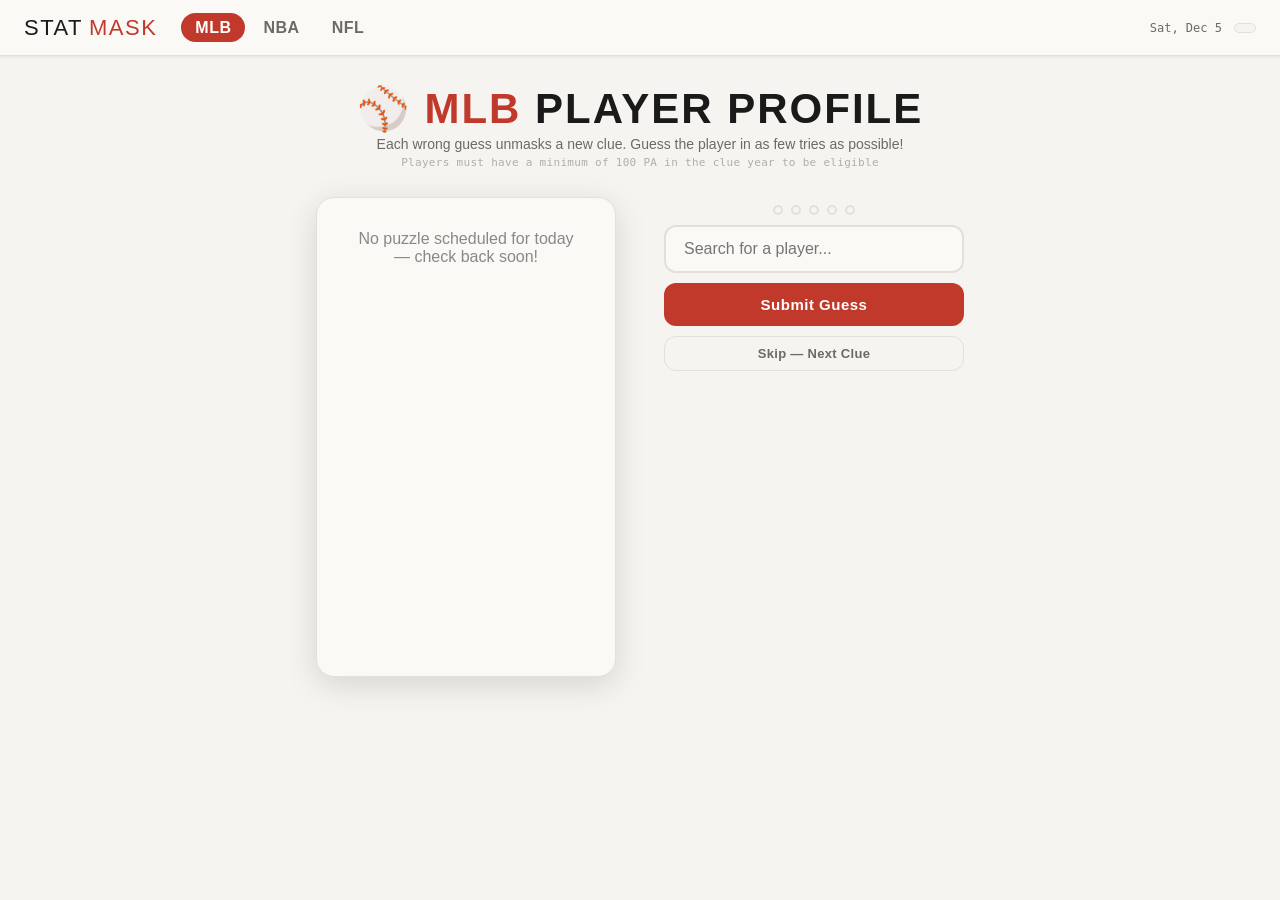
<file: index.html>
<!DOCTYPE html>
<html lang="en">
<head>
  <meta charset="UTF-8" />
  <meta name="viewport" content="width=device-width, initial-scale=1.0" />
  <title>StatMask</title>
  <link rel="icon" type="image/png" href="favicon.png" />
  <style>body{display:none}</style>
  <script>location.replace('mlb.html');</script>
</head>
<body></body>
</html>
</file>
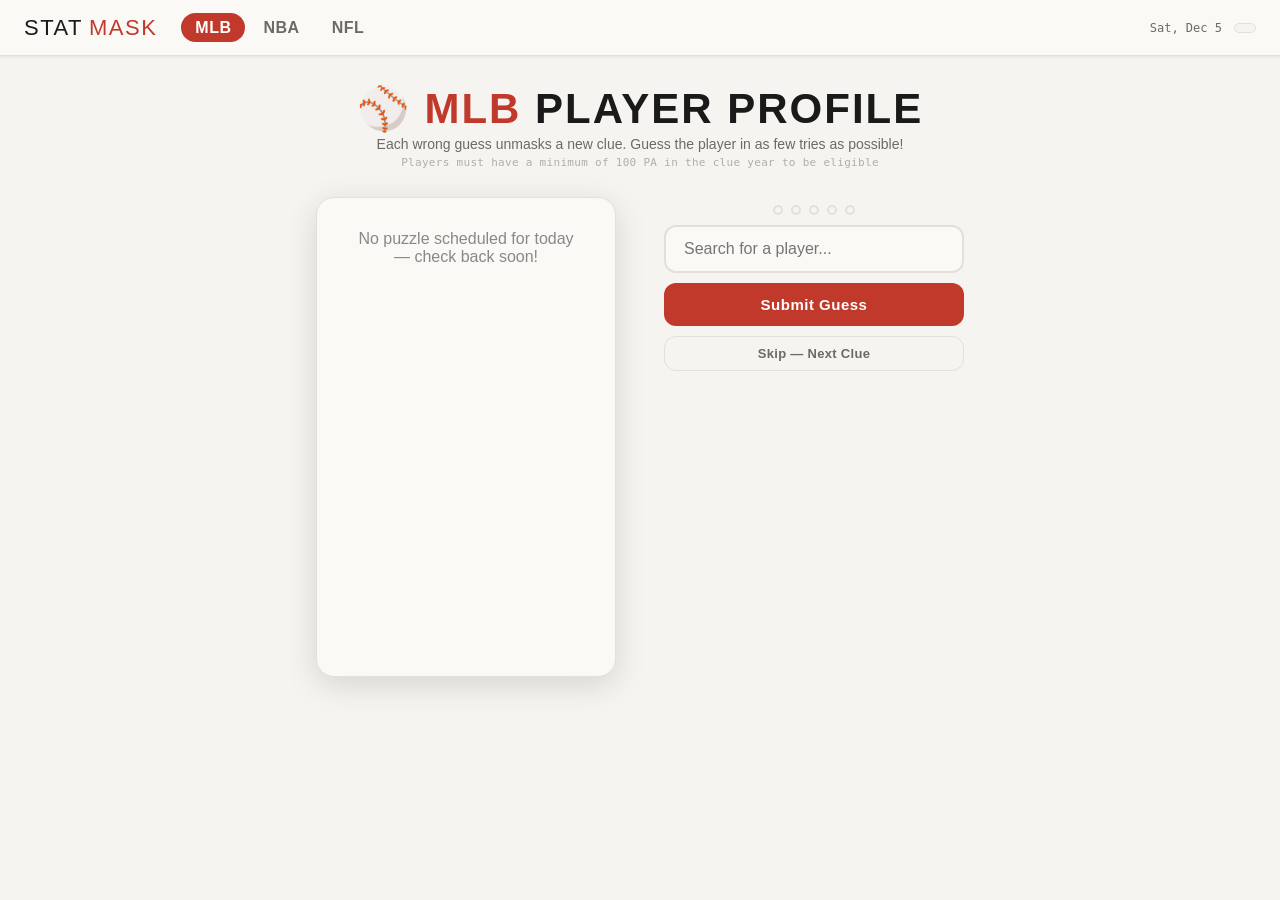
<file: mlb.html>
<!DOCTYPE html>
<html lang="en">
<head>
  <!-- Google tag (gtag.js) -->
<script async src="https://www.googletagmanager.com/gtag/js?id=G-ZLGXC7EEFV"></script>
<script>
  window.dataLayer = window.dataLayer || [];
  function gtag(){dataLayer.push(arguments);}
  gtag('js', new Date());

  gtag('config', 'G-ZLGXC7EEFV');
</script>
  <meta charset="UTF-8" />
  <meta name="viewport" content="width=device-width, initial-scale=1.0" />
  <meta http-equiv="Content-Security-Policy" content="default-src 'self'; script-src 'self' 'unsafe-inline' https://www.googletagmanager.com; style-src 'self' 'unsafe-inline' https://fonts.googleapis.com; font-src https://fonts.gstatic.com; connect-src 'self' https://www.google-analytics.com https://analytics.google.com; img-src 'self' data: https://www.google-analytics.com; frame-ancestors 'none';" />
  <title>StatMask ⚾ MLB</title>
  <link rel="icon" type="image/png" href="favicon.png" />
  <link rel="stylesheet" href="shared.css" />
  <style>
    :root {
      --accent: #c0392b;
      --accent-light: #fdeaea;
      --accent-glow: rgba(192,57,43,0.22);
    }

    /* Baseball */
    .card-header {
      background:
        linear-gradient(to bottom, rgba(10,5,0,0.55) 0%, rgba(10,5,0,0.42) 100%),
        #ede4d0;
      overflow: hidden;
    }

    /* Left stitch arc */
    .card-header::before {
      content: '';
      position: absolute;
      width: 300px; height: 300px;
      border-radius: 50%;
      border: 4px solid rgba(192,57,43,0.9);
      top: 50%; left: -190px;
      transform: translateY(-50%);
      z-index: 2;
    }

    /* Right stitch arc */
    .card-header::after {
      content: '';
      position: absolute;
      width: 300px; height: 300px;
      border-radius: 50%;
      border: 4px solid rgba(192,57,43,0.9);
      top: 50%; right: -190px;
      transform: translateY(-50%);
      z-index: 2;
    }

    .sport-badge {
      position: absolute;
      top: 10px;
      left: 14px;
      font-family: 'Bebas Neue', sans-serif;
      font-size: 11px;
      letter-spacing: 2px;
      color: rgba(255,255,255,0.6);
      z-index: 4;
    }

    .stat-sleuth-badge {
      position: absolute;
      top: 10px;
      right: 14px;
      font-family: 'Bebas Neue', sans-serif;
      font-size: 11px;
      letter-spacing: 2px;
      color: rgba(255,255,255,0.35);
      z-index: 4;
    }
  </style>
</head>
<body>

<nav>
  <a class="nav-logo" href="mlb.html">STAT<span>MASK</span></a>
  <ul class="nav-links">
    <li><a href="mlb.html" class="active">MLB</a></li>
    <li><a href="nba.html">NBA</a></li>
    <li><a href="nfl.html">NFL</a></li>
  </ul>
  <div class="nav-spacer"></div>
  <div class="nav-date" id="nav-date"></div>
  <div class="nav-avg" id="nav-avg"></div>
  <div class="nav-streak" id="nav-streak"></div>
</nav>

<main>

  <div class="page-header">
    <h1>⚾ <span>MLB</span> PLAYER PROFILE</h1>
    <p class="game-subtitle">Each wrong guess unmasks a new clue. Guess the player in as few tries as possible!</p>
    <p class="eligibility-note">Players must have a minimum of 100 PA in the clue year to be eligible</p>
  </div>

  <div class="game-layout">

  <!-- THE CARD -->
  <div class="card-col">
  <div class="card-wrapper">
    <div class="sports-card" id="sports-card">

      <div class="card-header" id="card-header">
        <span class="sport-badge">MLB</span>
        <span class="stat-sleuth-badge">STATMASK</span>
        <div class="mystery-name" id="mystery-name"></div>
        <div class="player-reveal-group">
          <div class="player-name-reveal" id="player-name-reveal"></div>
          <div class="player-accolades-reveal" id="player-accolades-reveal"></div>
        </div>
      </div>

      <!-- Clue Row 1 -->
      <div class="clue-row" id="clue-0">
        <div class="clue-row-inner">
          <div class="clue-num-col">
            <div class="clue-tag">CLUE</div>
            <div class="clue-num-circle">1</div>
          </div>
          <div class="clue-value" id="clue-val-0"></div>
        </div>
      </div>

      <!-- Clue Row 2 -->
      <div class="clue-row" id="clue-1">
        <div class="clue-row-inner">
          <div class="clue-num-col">
            <div class="clue-tag">CLUE</div>
            <div class="clue-num-circle">2</div>
          </div>
          <div class="clue-value" id="clue-val-1"></div>
        </div>
      </div>

      <!-- Clue Row 3 -->
      <div class="clue-row" id="clue-2">
        <div class="clue-row-inner">
          <div class="clue-num-col">
            <div class="clue-tag">CLUE</div>
            <div class="clue-num-circle">3</div>
          </div>
          <div class="clue-value" id="clue-val-2"></div>
        </div>
      </div>

      <!-- Clue Row 4 -->
      <div class="clue-row" id="clue-3">
        <div class="clue-row-inner">
          <div class="clue-num-col">
            <div class="clue-tag">CLUE</div>
            <div class="clue-num-circle">4</div>
          </div>
          <div class="clue-value" id="clue-val-3"></div>
        </div>
      </div>

      <!-- Clue Row 5 -->
      <div class="clue-row" id="clue-4">
        <div class="clue-row-inner">
          <div class="clue-num-col">
            <div class="clue-tag">CLUE</div>
            <div class="clue-num-circle">5</div>
          </div>
          <div class="clue-value" id="clue-val-4"></div>
        </div>
      </div>

    </div>
  </div>
  </div><!-- /.card-col -->

  <div class="controls-col">

  <!-- GUESS AREA -->
  <div class="guess-area" id="guess-area">
    <div class="guess-count">
      <div class="guess-pip" id="pip-0"></div>
      <div class="guess-pip" id="pip-1"></div>
      <div class="guess-pip" id="pip-2"></div>
      <div class="guess-pip" id="pip-3"></div>
      <div class="guess-pip" id="pip-4"></div>
    </div>
    <div class="search-container">
      <input
        type="text"
        class="search-input"
        id="search-input"
        placeholder="Search for a player..."
        autocomplete="off"
        spellcheck="false"
      />
      <div class="autocomplete-dropdown" id="autocomplete-dropdown"></div>
    </div>
    <button class="guess-btn" id="guess-btn">Submit Guess</button>
    <button class="skip-btn" id="skip-btn">Skip — Next Clue</button>
  </div>

  <!-- WRONG GUESSES -->
  <div class="wrong-guesses" id="wrong-guesses" style="display:none;">
    <div class="wrong-guesses-title">Previous Guesses</div>
    <div id="wrong-guesses-list"></div>
  </div>

  <!-- LOCKED BANNER -->
  <div class="locked-banner" id="locked-banner">
    🔒 Come back tomorrow for a new player!
  </div>

  <!-- END STATE -->
  <div class="end-state" id="end-state" tabindex="-1">
    <div class="end-state-score" id="end-score"></div>
    <div class="end-state-sub" id="end-sub"></div>
    <div class="streak-display" id="streak-display" style="display:none;"></div>
    <div class="emoji-grid" id="emoji-grid"></div>
    <button class="share-btn" id="share-btn">Share Result</button>
    <div class="come-back">New player to unmask at midnight</div>
  </div>

  </div><!-- /.controls-col -->

  </div><!-- /.game-layout -->

</main>

<script src="mlb_players.js?v=2"></script>
<script src="nba_players.js?v=2"></script>
<script src="nfl_players.js?v=2"></script>
<script src="game.js?v=2"></script>
<script>
  document.getElementById('nav-date').textContent =
    new Date().toLocaleDateString('en-US', { weekday: 'short', month: 'short', day: 'numeric' });

  const _d = new Date();
  const today = `${_d.getFullYear()}-${String(_d.getMonth()+1).padStart(2,'0')}-${String(_d.getDate()).padStart(2,'0')}`;

  fetch('schedule.json?v=' + today)
    .then(r => r.json())
    .then(schedule => {
      const day = schedule[today];
      if (!day || !day.mlb || !day.mlb.answer) {
        document.getElementById('sports-card').innerHTML =
          '<p style="padding:32px;text-align:center;font-family:DM Sans,sans-serif;color:#888">No puzzle scheduled for today — check back soon!</p>';
        return;
      }
      const cfg = Object.assign({}, day.mlb, { players: MLB_PLAYERS });
      cfg.clues.forEach((clue, i) => {
        const el = document.getElementById(`clue-val-${i}`);
        if (el) el.textContent = clue;
      });
      initGame('mlb', cfg);
    });
</script>
</body>
</html>
</file>
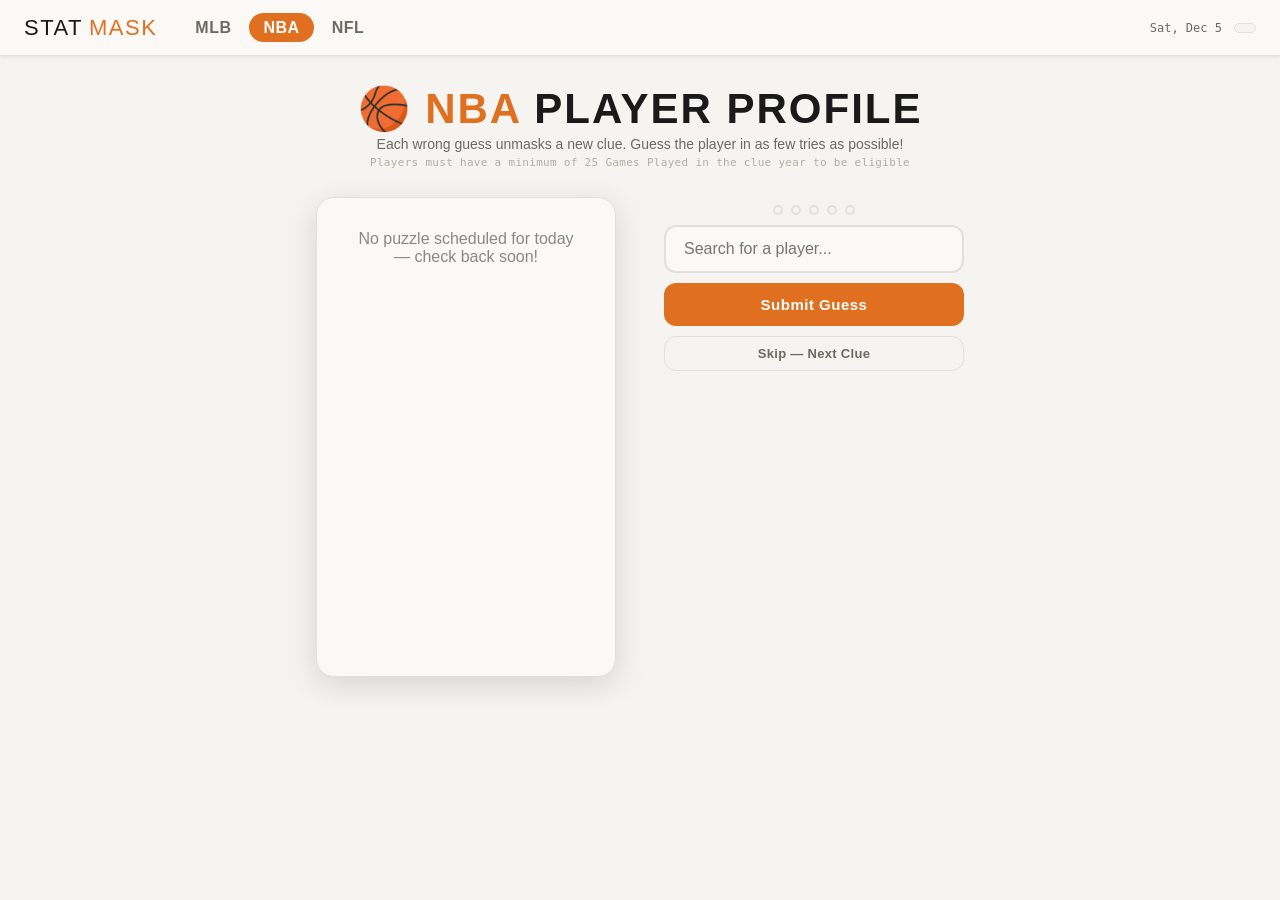
<file: nba.html>
<!DOCTYPE html>
<html lang="en">
<head>
  <!-- Google tag (gtag.js) -->
<script async src="https://www.googletagmanager.com/gtag/js?id=G-ZLGXC7EEFV"></script>
<script>
  window.dataLayer = window.dataLayer || [];
  function gtag(){dataLayer.push(arguments);}
  gtag('js', new Date());

  gtag('config', 'G-ZLGXC7EEFV');
</script>
  <meta charset="UTF-8" />
  <meta name="viewport" content="width=device-width, initial-scale=1.0" />
  <meta http-equiv="Content-Security-Policy" content="default-src 'self'; script-src 'self' 'unsafe-inline' https://www.googletagmanager.com; style-src 'self' 'unsafe-inline' https://fonts.googleapis.com; font-src https://fonts.gstatic.com; connect-src 'self' https://www.google-analytics.com https://analytics.google.com; img-src 'self' data: https://www.google-analytics.com; frame-ancestors 'none';" />
  <title>StatMask 🏀 NBA</title>
  <link rel="icon" type="image/png" href="favicon.png" />
  <link rel="stylesheet" href="shared.css" />
  <style>
    :root {
      --accent: #e07020;
      --accent-light: #fef0e6;
      --accent-glow: rgba(224,112,32,0.22);
    }

    /* Basketball Court */
    .card-header {
      background: linear-gradient(160deg, #c8902a 0%, #a57020 100%);
      overflow: hidden;
    }

    /* Wood grain */
    .card-header::before {
      content: '';
      position: absolute;
      inset: 0;
      z-index: 1;
      background: repeating-linear-gradient(
        to bottom,
        transparent 0px, transparent 9px,
        rgba(0,0,0,0.07) 9px, rgba(0,0,0,0.07) 10px
      );
    }

    /* Center circle + midcourt line */
    .card-header::after {
      content: '';
      position: absolute;
      inset: 0;
      z-index: 2;
      background:
        linear-gradient(to right,
          transparent calc(50% - 1px),
          rgba(255,255,255,0.55) calc(50% - 1px),
          rgba(255,255,255,0.55) calc(50% + 1px),
          transparent calc(50% + 1px)
        ),
        radial-gradient(circle at 50% 50%,
          transparent 34px,
          rgba(255,255,255,0.55) 35px,
          rgba(255,255,255,0.55) 38px,
          transparent 39px
        );
    }

    .sport-badge {
      position: absolute;
      top: 10px;
      left: 14px;
      font-family: 'Bebas Neue', sans-serif;
      font-size: 11px;
      letter-spacing: 2px;
      color: rgba(255,255,255,0.6);
      z-index: 4;
    }

    .stat-sleuth-badge {
      position: absolute;
      top: 10px;
      right: 14px;
      font-family: 'Bebas Neue', sans-serif;
      font-size: 11px;
      letter-spacing: 2px;
      color: rgba(255,255,255,0.35);
      z-index: 4;
    }
  </style>
</head>
<body>

<nav>
  <a class="nav-logo" href="mlb.html">STAT<span>MASK</span></a>
  <ul class="nav-links">
    <li><a href="mlb.html">MLB</a></li>
    <li><a href="nba.html" class="active">NBA</a></li>
    <li><a href="nfl.html">NFL</a></li>
  </ul>
  <div class="nav-spacer"></div>
  <div class="nav-date" id="nav-date"></div>
  <div class="nav-avg" id="nav-avg"></div>
  <div class="nav-streak" id="nav-streak"></div>
</nav>

<main>

  <div class="page-header">
    <h1>🏀 <span>NBA</span> PLAYER PROFILE</h1>
    <p class="game-subtitle">Each wrong guess unmasks a new clue. Guess the player in as few tries as possible!</p>
    <p class="eligibility-note">Players must have a minimum of 25 Games Played in the clue year to be eligible</p>
  </div>

  <div class="game-layout">

  <!-- THE CARD -->
  <div class="card-col">
  <div class="card-wrapper">
    <div class="sports-card" id="sports-card">

      <div class="card-header" id="card-header">
        <span class="sport-badge">NBA</span>
        <span class="stat-sleuth-badge">STATMASK</span>
        <div class="mystery-name" id="mystery-name"></div>
        <div class="player-reveal-group">
          <div class="player-name-reveal" id="player-name-reveal"></div>
          <div class="player-accolades-reveal" id="player-accolades-reveal"></div>
        </div>
      </div>

      <div class="clue-row" id="clue-0">
        <div class="clue-row-inner">
          <div class="clue-num-col">
            <div class="clue-tag">CLUE</div>
            <div class="clue-num-circle">1</div>
          </div>
          <div class="clue-value" id="clue-val-0"></div>
        </div>
      </div>

      <div class="clue-row" id="clue-1">
        <div class="clue-row-inner">
          <div class="clue-num-col">
            <div class="clue-tag">CLUE</div>
            <div class="clue-num-circle">2</div>
          </div>
          <div class="clue-value" id="clue-val-1"></div>
        </div>
      </div>

      <div class="clue-row" id="clue-2">
        <div class="clue-row-inner">
          <div class="clue-num-col">
            <div class="clue-tag">CLUE</div>
            <div class="clue-num-circle">3</div>
          </div>
          <div class="clue-value" id="clue-val-2"></div>
        </div>
      </div>

      <div class="clue-row" id="clue-3">
        <div class="clue-row-inner">
          <div class="clue-num-col">
            <div class="clue-tag">CLUE</div>
            <div class="clue-num-circle">4</div>
          </div>
          <div class="clue-value" id="clue-val-3"></div>
        </div>
      </div>

      <div class="clue-row" id="clue-4">
        <div class="clue-row-inner">
          <div class="clue-num-col">
            <div class="clue-tag">CLUE</div>
            <div class="clue-num-circle">5</div>
          </div>
          <div class="clue-value" id="clue-val-4"></div>
        </div>
      </div>

    </div>
  </div>
  </div><!-- /.card-col -->

  <div class="controls-col">

  <div class="guess-area" id="guess-area">
    <div class="guess-count">
      <div class="guess-pip" id="pip-0"></div>
      <div class="guess-pip" id="pip-1"></div>
      <div class="guess-pip" id="pip-2"></div>
      <div class="guess-pip" id="pip-3"></div>
      <div class="guess-pip" id="pip-4"></div>
    </div>
    <div class="search-container">
      <input type="text" class="search-input" id="search-input"
        placeholder="Search for a player..." autocomplete="off" spellcheck="false" />
      <div class="autocomplete-dropdown" id="autocomplete-dropdown"></div>
    </div>
    <button class="guess-btn" id="guess-btn">Submit Guess</button>
    <button class="skip-btn" id="skip-btn">Skip — Next Clue</button>
  </div>

  <div class="wrong-guesses" id="wrong-guesses" style="display:none;">
    <div class="wrong-guesses-title">Previous Guesses</div>
    <div id="wrong-guesses-list"></div>
  </div>

  <div class="locked-banner" id="locked-banner">
    🔒 Come back tomorrow for a new player!
  </div>

  <div class="end-state" id="end-state" tabindex="-1">
    <div class="end-state-score" id="end-score"></div>
    <div class="end-state-sub" id="end-sub"></div>
    <div class="streak-display" id="streak-display" style="display:none;"></div>
    <div class="emoji-grid" id="emoji-grid"></div>
    <button class="share-btn" id="share-btn">Share Result</button>
    <div class="come-back">New player to unmask at midnight</div>
  </div>

  </div><!-- /.controls-col -->

  </div><!-- /.game-layout -->

</main>

<script src="mlb_players.js?v=2"></script>
<script src="nba_players.js?v=2"></script>
<script src="nfl_players.js?v=2"></script>
<script src="game.js?v=2"></script>
<script>
  document.getElementById('nav-date').textContent =
    new Date().toLocaleDateString('en-US', { weekday: 'short', month: 'short', day: 'numeric' });

  const _d = new Date();
  const today = `${_d.getFullYear()}-${String(_d.getMonth()+1).padStart(2,'0')}-${String(_d.getDate()).padStart(2,'0')}`;

  fetch('schedule.json?v=' + today)
    .then(r => r.json())
    .then(schedule => {
      const day = schedule[today];
      if (!day || !day.nba || !day.nba.answer) {
        document.getElementById('sports-card').innerHTML =
          '<p style="padding:32px;text-align:center;font-family:DM Sans,sans-serif;color:#888">No puzzle scheduled for today — check back soon!</p>';
        return;
      }
      const cfg = Object.assign({}, day.nba, { players: NBA_PLAYERS });
      cfg.clues.forEach((clue, i) => {
        const el = document.getElementById(`clue-val-${i}`);
        if (el) el.textContent = clue;
      });
      initGame('nba', cfg);
    });
</script>
</body>
</html>
</file>
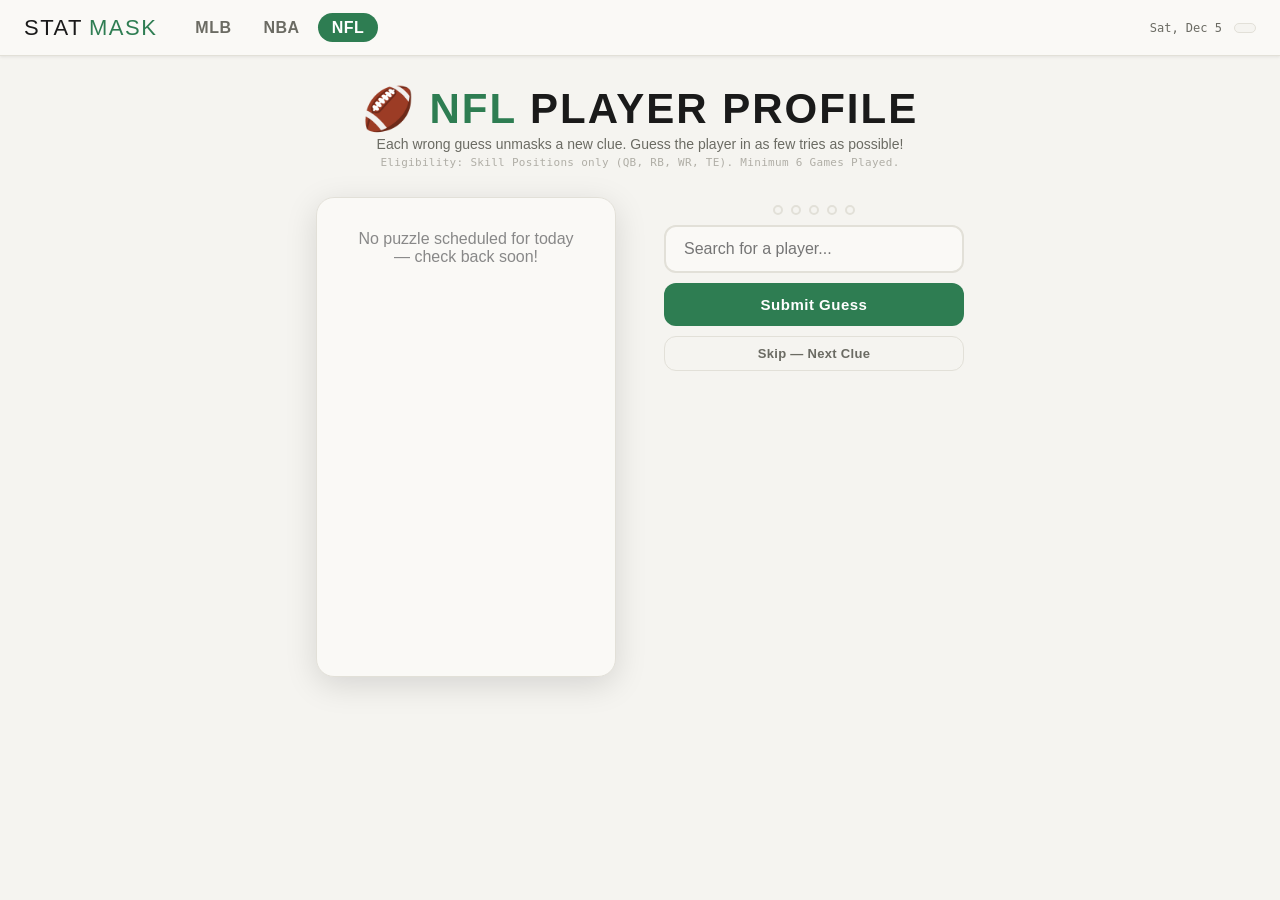
<file: nfl.html>
<!DOCTYPE html>
<html lang="en">
<head>
  <!-- Google tag (gtag.js) -->
<script async src="https://www.googletagmanager.com/gtag/js?id=G-ZLGXC7EEFV"></script>
<script>
  window.dataLayer = window.dataLayer || [];
  function gtag(){dataLayer.push(arguments);}
  gtag('js', new Date());

  gtag('config', 'G-ZLGXC7EEFV');
</script>
  <meta charset="UTF-8" />
  <meta name="viewport" content="width=device-width, initial-scale=1.0" />
  <meta http-equiv="Content-Security-Policy" content="default-src 'self'; script-src 'self' 'unsafe-inline' https://www.googletagmanager.com; style-src 'self' 'unsafe-inline' https://fonts.googleapis.com; font-src https://fonts.gstatic.com; connect-src 'self' https://www.google-analytics.com https://analytics.google.com; img-src 'self' data: https://www.google-analytics.com; frame-ancestors 'none';" />
  <title>StatMask 🏈 NFL</title>
  <link rel="icon" type="image/png" href="favicon.png" />
  <link rel="stylesheet" href="shared.css" />
  <style>
    :root {
      --accent: #2e7d52;
      --accent-light: #e6f4ed;
      --accent-glow: rgba(46,125,82,0.22);
    }

    /* Football Field */
    .card-header {
      background: repeating-linear-gradient(
        to right,
        #2d8030 0px, #2d8030 29px,
        rgba(255,255,255,0.82) 29px, rgba(255,255,255,0.82) 31px,
        #35913a 31px, #35913a 60px,
        rgba(255,255,255,0.82) 60px, rgba(255,255,255,0.82) 62px
      );
      overflow: hidden;
    }

    /* Top/bottom vignette for depth + text readability */
    .card-header::before {
      content: '';
      position: absolute;
      inset: 0;
      z-index: 1;
      background: linear-gradient(
        to bottom,
        rgba(0,0,0,0.32) 0%,
        rgba(0,0,0,0.06) 40%,
        rgba(0,0,0,0.06) 60%,
        rgba(0,0,0,0.32) 100%
      );
    }

    .card-header::after { content: none; }

    .sport-badge {
      position: absolute;
      top: 10px;
      left: 14px;
      font-family: 'Bebas Neue', sans-serif;
      font-size: 11px;
      letter-spacing: 2px;
      color: rgba(255,255,255,0.6);
      z-index: 4;
    }

    .stat-sleuth-badge {
      position: absolute;
      top: 10px;
      right: 14px;
      font-family: 'Bebas Neue', sans-serif;
      font-size: 11px;
      letter-spacing: 2px;
      color: rgba(255,255,255,0.35);
      z-index: 4;
    }
  </style>
</head>
<body>

<nav>
  <a class="nav-logo" href="mlb.html">STAT<span>MASK</span></a>
  <ul class="nav-links">
    <li><a href="mlb.html">MLB</a></li>
    <li><a href="nba.html">NBA</a></li>
    <li><a href="nfl.html" class="active">NFL</a></li>
  </ul>
  <div class="nav-spacer"></div>
  <div class="nav-date" id="nav-date"></div>
  <div class="nav-avg" id="nav-avg"></div>
  <div class="nav-streak" id="nav-streak"></div>
</nav>

<main>

  <div class="page-header">
    <h1>🏈 <span>NFL</span> PLAYER PROFILE</h1>
    <p class="game-subtitle">Each wrong guess unmasks a new clue. Guess the player in as few tries as possible!</p>
    <p class="eligibility-note">Eligibility: Skill Positions only (QB, RB, WR, TE). Minimum 6 Games Played.</p>
  </div>

  <div class="game-layout">

  <!-- THE CARD -->
  <div class="card-col">
  <div class="card-wrapper">
    <div class="sports-card" id="sports-card">

      <div class="card-header" id="card-header">
        <span class="sport-badge">NFL</span>
        <span class="stat-sleuth-badge">STATMASK</span>
        <div class="mystery-name" id="mystery-name"></div>
        <div class="player-reveal-group">
          <div class="player-name-reveal" id="player-name-reveal"></div>
          <div class="player-accolades-reveal" id="player-accolades-reveal"></div>
        </div>
      </div>

      <div class="clue-row" id="clue-0">
        <div class="clue-row-inner">
          <div class="clue-num-col">
            <div class="clue-tag">CLUE</div>
            <div class="clue-num-circle">1</div>
          </div>
          <div class="clue-value" id="clue-val-0"></div>
        </div>
      </div>

      <div class="clue-row" id="clue-1">
        <div class="clue-row-inner">
          <div class="clue-num-col">
            <div class="clue-tag">CLUE</div>
            <div class="clue-num-circle">2</div>
          </div>
          <div class="clue-value" id="clue-val-1"></div>
        </div>
      </div>

      <div class="clue-row" id="clue-2">
        <div class="clue-row-inner">
          <div class="clue-num-col">
            <div class="clue-tag">CLUE</div>
            <div class="clue-num-circle">3</div>
          </div>
          <div class="clue-value" id="clue-val-2"></div>
        </div>
      </div>

      <div class="clue-row" id="clue-3">
        <div class="clue-row-inner">
          <div class="clue-num-col">
            <div class="clue-tag">CLUE</div>
            <div class="clue-num-circle">4</div>
          </div>
          <div class="clue-value" id="clue-val-3"></div>
        </div>
      </div>

      <div class="clue-row" id="clue-4">
        <div class="clue-row-inner">
          <div class="clue-num-col">
            <div class="clue-tag">CLUE</div>
            <div class="clue-num-circle">5</div>
          </div>
          <div class="clue-value" id="clue-val-4"></div>
        </div>
      </div>

    </div>
  </div>
  </div><!-- /.card-col -->

  <div class="controls-col">

  <div class="guess-area" id="guess-area">
    <div class="guess-count">
      <div class="guess-pip" id="pip-0"></div>
      <div class="guess-pip" id="pip-1"></div>
      <div class="guess-pip" id="pip-2"></div>
      <div class="guess-pip" id="pip-3"></div>
      <div class="guess-pip" id="pip-4"></div>
    </div>
    <div class="search-container">
      <input type="text" class="search-input" id="search-input"
        placeholder="Search for a player..." autocomplete="off" spellcheck="false" />
      <div class="autocomplete-dropdown" id="autocomplete-dropdown"></div>
    </div>
    <button class="guess-btn" id="guess-btn">Submit Guess</button>
    <button class="skip-btn" id="skip-btn">Skip — Next Clue</button>
  </div>

  <div class="wrong-guesses" id="wrong-guesses" style="display:none;">
    <div class="wrong-guesses-title">Previous Guesses</div>
    <div id="wrong-guesses-list"></div>
  </div>

  <div class="locked-banner" id="locked-banner">
    🔒 Come back tomorrow for a new player!
  </div>

  <div class="end-state" id="end-state" tabindex="-1">
    <div class="end-state-score" id="end-score"></div>
    <div class="end-state-sub" id="end-sub"></div>
    <div class="streak-display" id="streak-display" style="display:none;"></div>
    <div class="emoji-grid" id="emoji-grid"></div>
    <button class="share-btn" id="share-btn">Share Result</button>
    <div class="come-back">New player to unmask at midnight</div>
  </div>

  </div><!-- /.controls-col -->

  </div><!-- /.game-layout -->

</main>

<script src="mlb_players.js?v=2"></script>
<script src="nba_players.js?v=2"></script>
<script src="nfl_players.js?v=2"></script>
<script src="game.js?v=2"></script>
<script>
  document.getElementById('nav-date').textContent =
    new Date().toLocaleDateString('en-US', { weekday: 'short', month: 'short', day: 'numeric' });

  const _d = new Date();
  const today = `${_d.getFullYear()}-${String(_d.getMonth()+1).padStart(2,'0')}-${String(_d.getDate()).padStart(2,'0')}`;

  fetch('schedule.json?v=' + today)
    .then(r => r.json())
    .then(schedule => {
      const day = schedule[today];
      if (!day || !day.nfl || !day.nfl.answer) {
        document.getElementById('sports-card').innerHTML =
          '<p style="padding:32px;text-align:center;font-family:DM Sans,sans-serif;color:#888">No puzzle scheduled for today — check back soon!</p>';
        return;
      }
      const cfg = Object.assign({}, day.nfl, { players: NFL_PLAYERS });
      cfg.clues.forEach((clue, i) => {
        const el = document.getElementById(`clue-val-${i}`);
        if (el) el.textContent = clue;
      });
      initGame('nfl', cfg);
    });
</script>
</body>
</html>
</file>
<file: shared.css>
@import url('https://fonts.googleapis.com/css2?family=Bebas+Neue&family=DM+Sans:wght@400;500;600;700&family=DM+Mono:wght@400;500&display=swap');

/* ============================================================
   STATMASK — SHARED STYLES
   ============================================================ */

*, *::before, *::after {
  box-sizing: border-box;
  margin: 0;
  padding: 0;
}

:root {
  --bg: #f5f4f0;
  --surface: #faf9f6;
  --border: #e2e0d8;
  --text: #1a1a1a;
  --text-muted: #6b6b63;
  --text-light: #b0aea6;
  --green: #4caf7d;
  --green-light: #e8f5ee;
  --red: #e05252;
  --red-light: #fdeaea;
  --shadow-sm: 0 1px 3px rgba(0,0,0,0.08);
  --shadow-md: 0 4px 16px rgba(0,0,0,0.10);
  --shadow-lg: 0 8px 32px rgba(0,0,0,0.13);
  --radius: 14px;
  --card-width: 300px;
  --card-height: 480px;
}

/* ── FOCUS ── */
:focus-visible {
  outline: 2px solid var(--accent, #888);
  outline-offset: 2px;
}

body {
  font-family: 'DM Sans', sans-serif;
  background: var(--bg);
  color: var(--text);
  min-height: 100vh;
  display: flex;
  flex-direction: column;
  overflow-x: hidden;
}

/* ── NAV ── */
nav {
  background: var(--surface);
  border-bottom: 1px solid var(--border);
  padding: 0 24px;
  display: flex;
  align-items: center;
  gap: 8px;
  height: 56px;
  position: sticky;
  top: 0;
  z-index: 100;
  box-shadow: var(--shadow-sm);
}

.nav-logo {
  font-family: 'Bebas Neue', sans-serif;
  font-size: 22px;
  letter-spacing: 1.5px;
  color: var(--text);
  text-decoration: none;
  margin-right: 16px;
  display: flex;
  align-items: center;
  gap: 6px;
}

.nav-logo span { color: var(--accent); }

.nav-links {
  display: flex;
  gap: 4px;
  list-style: none;
}

.nav-links a {
  text-decoration: none;
  font-size: 16px;
  font-weight: 600;
  color: var(--text-muted);
  padding: 6px 14px;
  border-radius: 20px;
  transition: all 0.15s;
  letter-spacing: 0.5px;
}

.nav-links a:hover { background: var(--bg); color: var(--text); }
.nav-links a.active { background: var(--accent); color: white; }

.nav-spacer { flex: 1; }

.nav-date {
  font-size: 12px;
  color: var(--text-muted);
  font-family: 'DM Mono', monospace;
}

.nav-avg {
  display: flex;
  flex-direction: column;
  align-items: center;
  background: var(--bg);
  border: 1px solid var(--border);
  border-radius: 10px;
  padding: 4px 10px;
  margin-left: 4px;
  line-height: 1;
  gap: 2px;
  white-space: nowrap;
}

.nav-avg-label {
  font-size: 9px;
  font-weight: 700;
  letter-spacing: 1px;
  color: var(--text-muted);
  font-family: 'DM Mono', monospace;
  text-transform: uppercase;
}

.nav-avg-value {
  font-size: 14px;
  font-weight: 700;
  color: var(--text);
  font-family: 'DM Mono', monospace;
}

.nav-streak {
  display: flex;
  flex-direction: column;
  align-items: center;
  background: var(--bg);
  border: 1px solid var(--border);
  border-radius: 10px;
  padding: 4px 10px;
  margin-left: 4px;
  line-height: 1;
  gap: 2px;
  white-space: nowrap;
}
.nav-streak:empty { display: none; }

.nav-streak-label {
  font-size: 9px;
  font-weight: 700;
  letter-spacing: 1px;
  color: var(--text-muted);
  font-family: 'DM Mono', monospace;
  text-transform: uppercase;
}

.nav-streak-value {
  font-size: 14px;
  font-weight: 700;
  color: var(--text);
  font-family: 'DM Mono', monospace;
}

/* ── MAIN LAYOUT ── */
main {
  flex: 1;
  display: flex;
  flex-direction: column;
  align-items: center;
  padding: 32px 16px 48px;
  gap: 28px;
}

/* ── PAGE HEADER ── */
.page-header {
  text-align: center;
}

.page-header h1 {
  font-family: 'Bebas Neue', sans-serif;
  font-size: 42px;
  letter-spacing: 2px;
  color: var(--text);
  line-height: 1;
}

.page-header h1 span { color: var(--accent); }

.game-subtitle {
  margin-top: 6px;
  font-size: 14px;
  color: var(--text-muted);
  font-weight: 500;
}

.eligibility-note {
  margin-top: 4px;
  font-size: 11px;
  color: var(--text-light);
  font-family: 'DM Mono', monospace;
  letter-spacing: 0.3px;
}

/* ── SPORTS CARD ── */
.card-wrapper {
  width: var(--card-width);
  min-height: var(--card-height);
}

.sports-card {
  width: var(--card-width);
  min-height: var(--card-height);
  border-radius: 18px;
  overflow: hidden;
  box-shadow: var(--shadow-lg);
  background: var(--surface);
  display: flex;
  flex-direction: column;
  border: 1.5px solid var(--border);
  position: relative;
  transition: box-shadow 0.4s, transform 0.3s ease;
  transform: perspective(1000px) rotateY(0deg) rotateX(0deg);
}

.card-wrapper:hover .sports-card:not(.win):not(.lose) {
  transform: perspective(1000px) rotateY(1.5deg) rotateX(0.8deg);
}

.sports-card.win {
  box-shadow: 0 0 0 3px var(--green), 0 8px 40px rgba(76,175,125,0.3);
  animation: winGlow 0.6s ease;
}

.sports-card.lose {
  box-shadow: 0 0 0 3px var(--red), 0 8px 40px rgba(224,82,82,0.2);
  border-color: var(--red);
}

@keyframes winGlow {
  0%   { box-shadow: 0 0 0 0px var(--green), 0 8px 32px rgba(76,175,125,0); transform: scale(1); }
  25%  { box-shadow: 0 0 0 10px var(--green), 0 8px 48px rgba(76,175,125,0.5); transform: scale(1.03); }
  60%  { box-shadow: 0 0 0 6px var(--green), 0 8px 40px rgba(76,175,125,0.35); transform: scale(1.01); }
  100% { box-shadow: 0 0 0 3px var(--green), 0 8px 40px rgba(76,175,125,0.3); transform: scale(1); }
}

/* ── WIN SWEEP ── */
@keyframes sweepDown {
  0%   { transform: translateY(-100%); }
  100% { transform: translateY(500%); }
}

.sports-card.win-sweep {
  overflow: hidden;
}

.sports-card.win-sweep::after {
  content: '';
  position: absolute;
  left: -5%;
  right: -5%;
  top: 0;
  height: 28%;
  background: linear-gradient(
    to bottom,
    transparent 0%,
    rgba(76, 175, 125, 0.2) 25%,
    rgba(255, 255, 255, 0.75) 50%,
    rgba(76, 175, 125, 0.2) 75%,
    transparent 100%
  );
  animation: sweepDown 0.85s cubic-bezier(0.4, 0, 0.4, 1) forwards;
  z-index: 20;
  pointer-events: none;
}

@keyframes wrongFlash {
  0%   { box-shadow: var(--shadow-lg); }
  40%  { box-shadow: 0 0 0 8px var(--red), 0 8px 40px rgba(224,82,82,0.3); }
  100% { box-shadow: var(--shadow-lg); }
}

.sports-card.wrong-flash {
  animation: wrongFlash 0.6s ease;
}

/* ── CARD HEADER (sport texture) ── */
.card-header {
  min-height: 180px;
  position: relative;
  overflow: hidden;
  display: flex;
  align-items: center;
  justify-content: center;
  flex-shrink: 0;
}

.card-header .sport-label {
  font-family: 'Bebas Neue', sans-serif;
  font-size: 13px;
  letter-spacing: 3px;
  color: rgba(255,255,255,0.7);
  position: relative;
  z-index: 2;
}

.card-header .mystery-name {
  position: absolute;
  inset: 0;
  display: flex;
  align-items: center;
  justify-content: center;
  font-family: 'Bebas Neue', sans-serif;
  font-size: 30px;
  letter-spacing: 3px;
  color: white;
  text-align: center;
  padding: 12px;
  filter: blur(14px);
  opacity: 1;
  z-index: 2;
  transition: opacity 0.5s, filter 0.5s;
  pointer-events: none;
  user-select: none;
}

.card-header.revealed .mystery-name {
  opacity: 0;
  filter: blur(0px);
}

.card-header .player-reveal-group {
  position: absolute;
  inset: 0;
  display: flex;
  flex-direction: column;
  align-items: center;
  justify-content: center;
  gap: 8px;
  padding: 20px 10px 10px;
  z-index: 3;
  pointer-events: none;
  opacity: 0;
  transition: opacity 0.5s 0.2s;
}

.card-header.revealed .player-reveal-group { opacity: 1; }

.card-header .player-name-reveal {
  font-family: 'Bebas Neue', sans-serif;
  font-size: 30px;
  letter-spacing: 2px;
  color: white;
  text-shadow: 0 2px 8px rgba(0,0,0,0.3);
  text-align: center;
  padding: 0 12px;
}

.card-header .player-accolades-reveal {
  display: flex;
  flex-wrap: wrap;
  justify-content: center;
  gap: 4px;
  padding: 0 10px;
}

.accolade-badge {
  font-size: 10px;
  font-weight: 600;
  color: rgba(255,255,255,0.9);
  background: rgba(255,255,255,0.18);
  border: 1px solid rgba(255,255,255,0.3);
  border-radius: 20px;
  padding: 3px 8px;
  letter-spacing: 0.3px;
  font-family: 'DM Sans', sans-serif;
  white-space: nowrap;
}

/* ── CLUE ROWS ── */
.clue-rows {
  display: flex;
  flex-direction: column;
}

.clue-row {
  min-height: 72px;
  border-top: 1px solid var(--border);
  display: flex;
  align-items: center;
  padding: 16px 18px;
  gap: 12px;
  position: relative;
  overflow: visible;
  transform-origin: top center;
}

.clue-row-inner {
  display: flex;
  align-items: center;
  gap: 14px;
  width: 100%;
}

.clue-row-locked { display: none; }

.clue-num-col {
  display: flex;
  flex-direction: column;
  align-items: center;
  gap: 2px;
  flex-shrink: 0;
}

.clue-tag {
  font-size: 9px;
  font-weight: 700;
  letter-spacing: 1.2px;
  color: var(--text-muted);
  font-family: 'DM Mono', monospace;
  text-transform: uppercase;
  line-height: 1;
}

.clue-num-circle {
  width: 22px;
  height: 22px;
  border-radius: 50%;
  background: var(--accent-light, #f0f0f0);
  color: var(--accent);
  font-size: 11px;
  font-weight: 700;
  display: flex;
  align-items: center;
  justify-content: center;
  font-family: 'DM Mono', monospace;
}

.clue-value {
  flex: 1;
  min-width: 0;
  font-size: 13px;
  font-weight: 500;
  color: var(--text);
  line-height: 1.45;
  white-space: normal;
  font-family: 'DM Mono', monospace;
  filter: blur(8px);
  transition: filter 0.5s;
  user-select: none;
}

.clue-row.revealed .clue-value {
  filter: blur(0);
  user-select: auto;
}

/* Stagger reveal when all clues unblur at once (win/lose) */
.clue-row.revealed:nth-child(2) .clue-value  { transition-delay: 0s; }
.clue-row.revealed:nth-child(3) .clue-value  { transition-delay: 0.07s; }
.clue-row.revealed:nth-child(4) .clue-value  { transition-delay: 0.14s; }
.clue-row.revealed:nth-child(5) .clue-value  { transition-delay: 0.21s; }
.clue-row.revealed:nth-child(6) .clue-value  { transition-delay: 0.28s; }

/* ── GUESS INPUT AREA ── */
.guess-area {
  width: 100%;
  max-width: 360px;
  display: flex;
  flex-direction: column;
  gap: 10px;
}

.guess-count {
  display: flex;
  justify-content: center;
  gap: 8px;
}

.guess-pip {
  width: 10px;
  height: 10px;
  border-radius: 50%;
  border: 2px solid var(--border);
  background: transparent;
  transition: all 0.2s;
}

.guess-pip.wrong { background: var(--red); border-color: var(--red); }
.guess-pip.skip { background: var(--text-light); border-color: var(--text-light); }
.guess-pip.correct { background: var(--green); border-color: var(--green); }

.search-container {
  position: relative;
}

.search-input {
  width: 100%;
  padding: 13px 18px;
  border: 2px solid var(--border);
  border-radius: 12px;
  font-size: 16px;
  font-family: 'DM Sans', sans-serif;
  background: var(--surface);
  color: var(--text);
  outline: none;
  transition: border-color 0.2s, box-shadow 0.2s;
}

.search-input:focus {
  border-color: var(--accent);
  box-shadow: 0 0 0 3px var(--accent-glow, rgba(0,0,0,0.15));
}

.search-input:disabled {
  background: var(--bg);
  color: var(--text-muted);
  cursor: not-allowed;
}

.autocomplete-dropdown {
  position: absolute;
  top: calc(100% + 2px);
  left: 0; right: 0;
  background: var(--surface);
  border: 1.5px solid var(--border);
  border-radius: 12px;
  box-shadow: var(--shadow-md);
  z-index: 50;
  max-height: 200px;
  overflow-y: auto;
  display: none;
}

.autocomplete-dropdown.open { display: block; }

.autocomplete-item {
  padding: 10px 16px;
  font-size: 14px;
  cursor: pointer;
  transition: background 0.1s;
  border-bottom: 1px solid var(--border);
  display: flex;
  align-items: center;
  justify-content: space-between;
  gap: 8px;
}

.autocomplete-item-name {
  flex: 1;
  min-width: 0;
  overflow: hidden;
  text-overflow: ellipsis;
  white-space: nowrap;
}

.autocomplete-team {
  font-size: 12px;
  font-style: italic;
  color: var(--text-muted);
  white-space: nowrap;
  flex-shrink: 0;
}

.autocomplete-item:last-child { border-bottom: none; }
.autocomplete-item:hover, .autocomplete-item.active { background: var(--bg); }

.autocomplete-item mark {
  background: none;
  color: var(--accent);
  font-weight: 700;
}

.guess-btn {
  width: 100%;
  padding: 13px;
  background: var(--accent);
  color: white;
  border: none;
  border-radius: 12px;
  font-size: 15px;
  font-weight: 700;
  font-family: 'DM Sans', sans-serif;
  cursor: pointer;
  letter-spacing: 0.5px;
  transition: opacity 0.2s, transform 0.1s, filter 0.1s;
}

.guess-btn:hover { opacity: 0.9; }
.guess-btn:active { transform: scale(0.97); filter: brightness(0.9); }
.guess-btn:disabled { opacity: 0.4; cursor: not-allowed; transform: none; filter: none; }
.guess-btn.correct { background: var(--green); pointer-events: none; }

.skip-btn {
  width: 100%;
  padding: 9px;
  background: transparent;
  color: var(--text-muted);
  border: 1.5px solid var(--border);
  border-radius: 12px;
  font-size: 13px;
  font-weight: 600;
  font-family: 'DM Sans', sans-serif;
  cursor: pointer;
  letter-spacing: 0.3px;
  transition: background 0.15s, color 0.15s, border-color 0.15s;
}
.skip-btn:hover { background: var(--bg); color: var(--text); border-color: var(--text-muted); }
.skip-btn:active { transform: scale(0.97); }
.skip-btn:disabled { opacity: 0.4; cursor: not-allowed; transform: none; }
.skip-btn.give-up-mode { color: var(--red); border-color: var(--red); }
.skip-btn.give-up-mode:hover { background: var(--red-light); border-color: var(--red); color: var(--red); }

/* ── WRONG GUESSES LIST ── */
.wrong-guesses {
  width: 100%;
  max-width: 360px;
  overflow: hidden;
}

.wrong-guesses-title {
  font-size: 11px;
  font-weight: 600;
  text-transform: uppercase;
  letter-spacing: 0.8px;
  color: var(--text-muted);
  margin-bottom: 6px;
}

#wrong-guesses-list {
  display: flex;
  flex-wrap: wrap;
  gap: 4px;
}

.wrong-guess-tag {
  display: inline-flex;
  align-items: center;
  background: var(--red-light);
  color: var(--red);
  font-size: 13px;
  font-weight: 600;
  padding: 4px 10px;
  border-radius: 20px;
}

.wrong-guess-tag.skip-tag {
  background: var(--bg);
  color: var(--text-muted);
  font-style: italic;
}

/* ── END STATE ── */
.end-state {
  width: 100%;
  max-width: 360px;
  background: var(--surface);
  border-radius: var(--radius);
  border: 1.5px solid var(--border);
  padding: 20px;
  text-align: center;
  box-shadow: var(--shadow-sm);
  display: none;
  flex-direction: column;
  gap: 14px;
  animation: slideUp 0.4s ease;
}

.end-state.show { display: flex; }

@keyframes slideUp {
  from { opacity: 0; transform: translateY(12px); }
  to   { opacity: 1; transform: translateY(0); }
}

.end-state-score {
  font-family: 'Bebas Neue', sans-serif;
  font-size: 28px;
  letter-spacing: 1px;
  line-height: 1;
}

.end-state-score.win-text { color: var(--green); }
.end-state-score.lose-text { color: var(--red); }

.end-state-sub {
  font-size: 13px;
  color: var(--text-muted);
}

.streak-display {
  font-size: 15px;
  font-weight: 700;
  color: var(--text);
  font-family: 'DM Sans', sans-serif;
  padding: 6px 14px;
  background: #fff8e1;
  border: 1px solid #ffe082;
  border-radius: 20px;
}

.emoji-grid {
  font-size: 18px;
  letter-spacing: 4px;
  line-height: 1.6;
}

.share-btn {
  display: flex;
  align-items: center;
  justify-content: center;
  gap: 7px;
  padding: 11px 20px;
  background: var(--text);
  color: white;
  border: none;
  border-radius: 10px;
  font-size: 14px;
  font-weight: 700;
  font-family: 'DM Sans', sans-serif;
  cursor: pointer;
  transition: opacity 0.2s, background 0.2s;
  letter-spacing: 0.3px;
}

.share-btn:hover { opacity: 0.85; }
.share-btn.copied { background: var(--green); }

@keyframes sharePulse {
  0%   { transform: scale(1); box-shadow: 0 0 0 0 rgba(0,0,0,0.18); }
  50%  { transform: scale(1.04); box-shadow: 0 0 0 6px rgba(0,0,0,0); }
  100% { transform: scale(1); box-shadow: 0 0 0 0 rgba(0,0,0,0); }
}
.share-btn.pulse {
  animation: sharePulse 0.55s ease 0.3s 2;
}

.come-back {
  font-size: 12px;
  color: var(--text-muted);
  font-family: 'DM Mono', monospace;
}

/* ── LOCKED STATE ── */
.locked-banner {
  display: none;
  background: var(--bg);
  border: 1.5px solid var(--border);
  border-radius: 10px;
  padding: 12px 18px;
  text-align: center;
  font-size: 13px;
  color: var(--text-muted);
  width: 100%;
  max-width: 360px;
}

.locked-banner.show {
  display: block;
  animation: slideUp 0.3s ease;
}

/* ── SCROLLBAR ── */
.autocomplete-dropdown::-webkit-scrollbar { width: 4px; }
.autocomplete-dropdown::-webkit-scrollbar-track { background: transparent; }
.autocomplete-dropdown::-webkit-scrollbar-thumb { background: var(--border); border-radius: 4px; }

/* ── GAME LAYOUT — MOBILE (column, default) ── */
.game-layout {
  display: flex;
  flex-direction: column;
  align-items: center;
  gap: 24px;
  width: 100%;
}

.controls-col {
  display: flex;
  flex-direction: column;
  gap: 12px;
  width: 100%;
  max-width: 360px;
}

/* ── DESKTOP SIDE-BY-SIDE LAYOUT ── */
@media (min-width: 768px) {
  main {
    align-items: center;
    padding: 32px 24px 48px;
  }

  .game-layout {
    flex-direction: row;
    align-items: flex-start;
    gap: 48px;
    justify-content: center;
    width: auto;
  }

  .card-col {
    flex-shrink: 0;
  }

  .controls-col {
    width: 300px;
    max-width: 300px;
    padding-top: 8px;
  }

  .guess-area {
    max-width: 100%;
    width: 100%;
  }

  .wrong-guesses,
  .end-state,
  .locked-banner {
    max-width: 100%;
    width: 100%;
  }
}

/* ── RESPONSIVE ── */
@media (max-width: 480px) {
  :root {
    --card-width: min(300px, calc(100vw - 32px));
    --card-height: 240px;
  }

  main { padding: 16px 16px 16px; gap: 10px; }

  .page-header h1 { font-size: 28px; }
  .game-subtitle { font-size: 12px; margin-top: 4px; }
  .eligibility-note { display: none; }

  .card-header { min-height: 110px; }

  /* Compact unrevealed rows: blurred content clipped to preview height */
  .clue-row {
    transition: max-height 0.35s ease, padding 0.35s ease;
  }
  .clue-row:not(.revealed) {
    min-height: 0;
    max-height: 38px;
    overflow: hidden;
    padding: 6px 14px;
  }

  /* Revealed rows expand smoothly, then show unblurred clue */
  .clue-row.revealed {
    max-height: 200px;
    padding: 10px 14px;
    min-height: 0;
  }

  .search-input { padding: 10px 14px; font-size: 16px; }
  .guess-btn { padding: 10px; font-size: 14px; }

  .guess-count { padding-top: 4px; }

  nav { padding: 0 12px; gap: 4px; }
  .nav-logo { font-size: 17px; margin-right: 6px; }
  .nav-links { gap: 2px; }
  .nav-links a { font-size: 14px; padding: 5px 9px; letter-spacing: 0; }
  .nav-date { font-size: 10px; white-space: nowrap; }
  .nav-streak { display: none; }
}

@media (max-width: 390px) {
  :root {
    --card-width: calc(100vw - 28px);
    --card-height: 200px;
  }

  main { padding: 10px 14px 14px; gap: 8px; }

  .page-header h1 { font-size: 24px; }
  .game-subtitle { font-size: 11px; }

  .card-header { min-height: 95px; }
}
</file>
